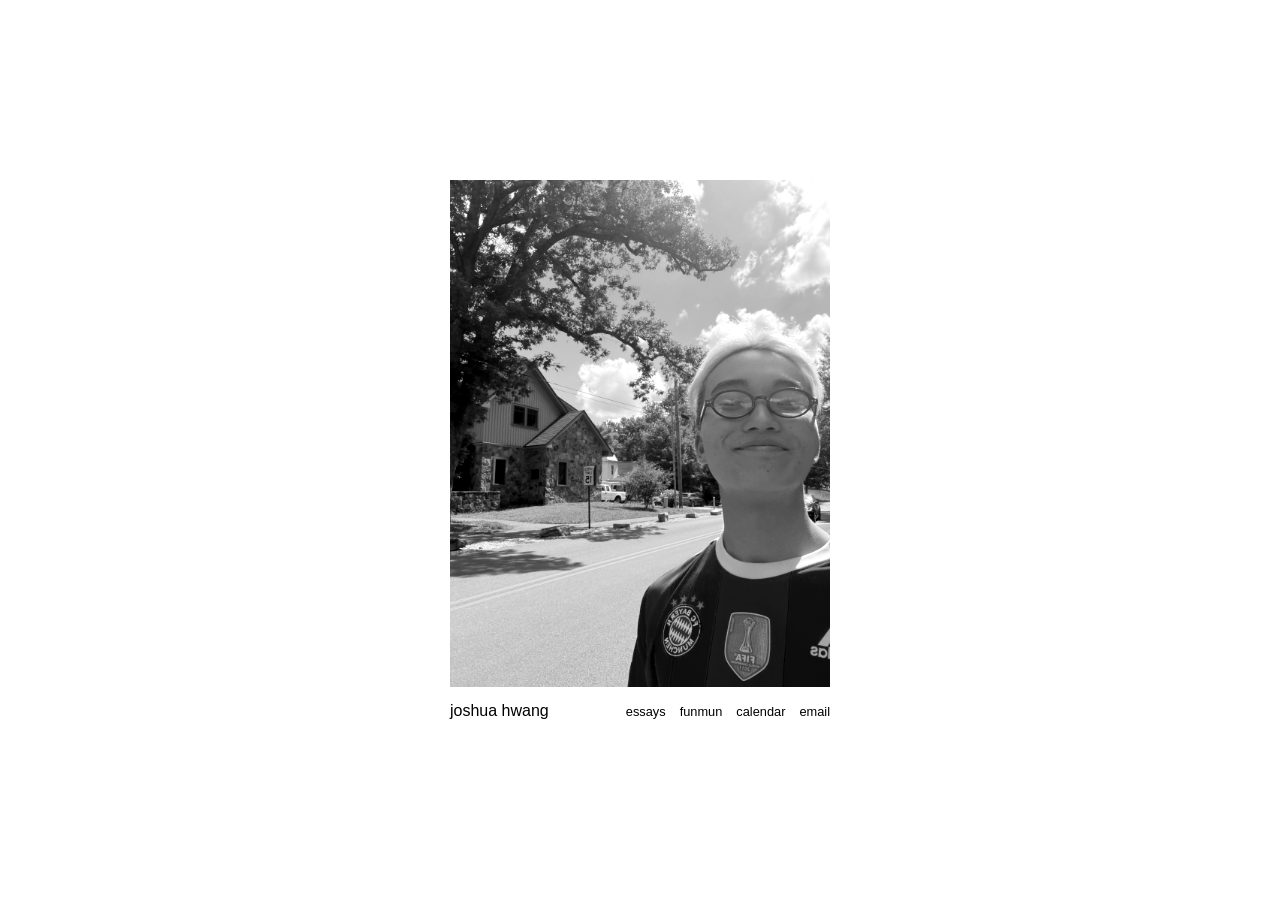
<file: index.html>
<!doctype html>
<html lang="en">
  <head>
    <meta charset="utf-8" />
    <meta name="viewport" content="width=device-width, initial-scale=1" />
    <title>joshua hwang</title>
    <meta name="description" content="Joshua Hwang" />
    <link rel="stylesheet" href="style.css" />
  </head>
  <body class="simple-home">
    <main class="profile">
      <img
        class="portrait"
        src="assets/personal/img-9441.jpg"
        alt="Joshua Hwang"
      />
      <div class="profile-content">
        <h1>Joshua Hwang</h1>
        <nav aria-label="Contact links" class="contact-links">
          <a href="/essays">Essays</a>
          <a href="https://funmun.com">FunMUN</a>
          <a href="https://cal.com/joshua-hwang">Calendar</a>
          <a href="mailto:imjoshuahwang@gmail.com">Email</a>
        </nav>
      </div>
    </main>
  </body>
</html>
</file>
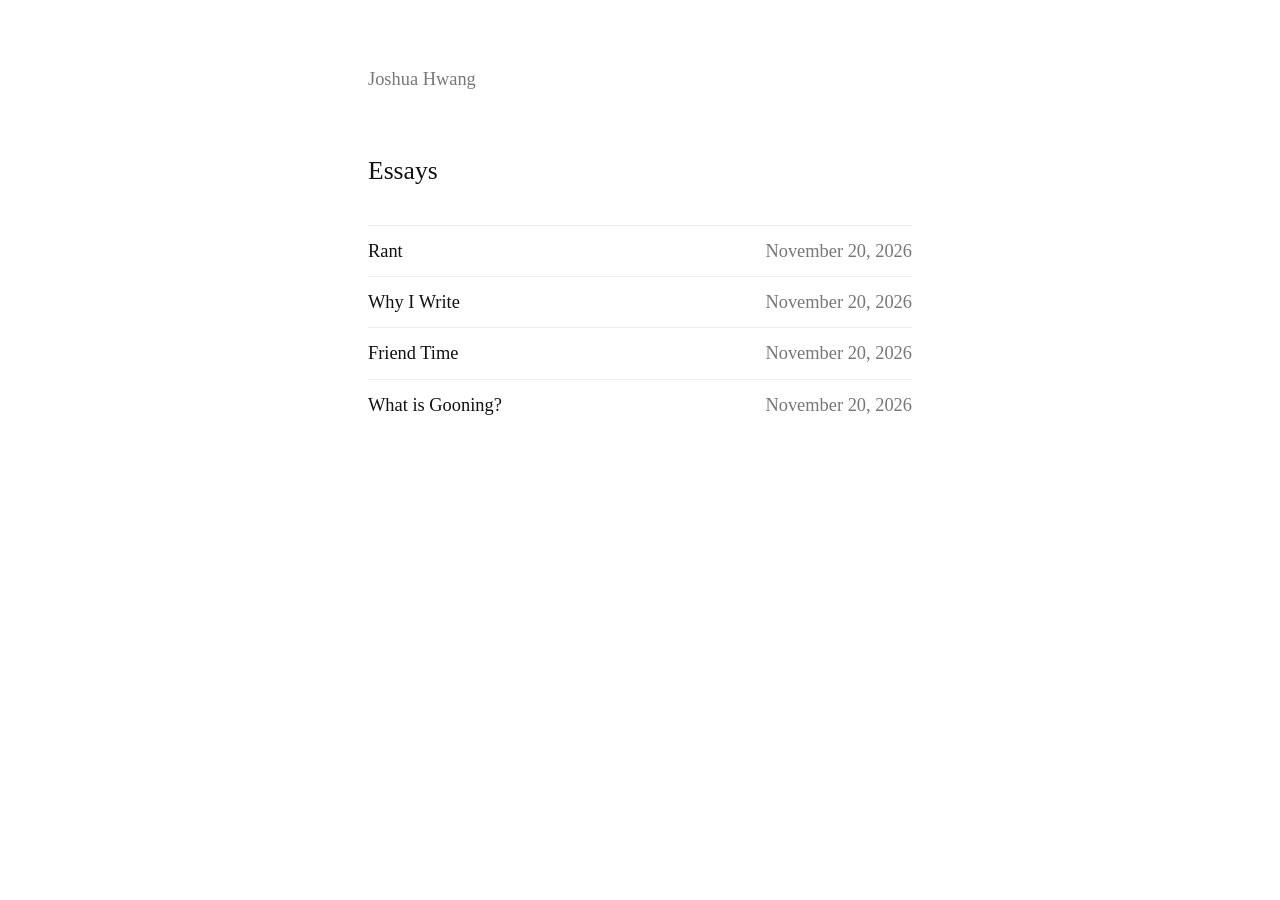
<file: essays.html>
<!doctype html>
<html lang="en">
  <head>
    <meta charset="utf-8" />
    <meta name="viewport" content="width=device-width, initial-scale=1" />
    <title>Essays / Joshua Hwang</title>
    <link rel="stylesheet" href="essay.css" />
  </head>
  <body>
    <main>
      <a class="home" href="/">Joshua Hwang</a>
      <h1>Essays</h1>
      <ul>
        <li><a href="/essays/rant">Rant</a><time datetime="2026-11-20">November 20, 2026</time></li>
        <li><a href="/essays/why-i-write">Why I Write</a><time datetime="2026-11-20">November 20, 2026</time></li>
        <li><a href="/essays/friend-time">Friend Time</a><time datetime="2026-11-20">November 20, 2026</time></li>
        <li><a href="/essays/what-is-gooning">What is Gooning?</a><time datetime="2026-11-20">November 20, 2026</time></li>
      </ul>
    </main>
  </body>
</html>
</file>
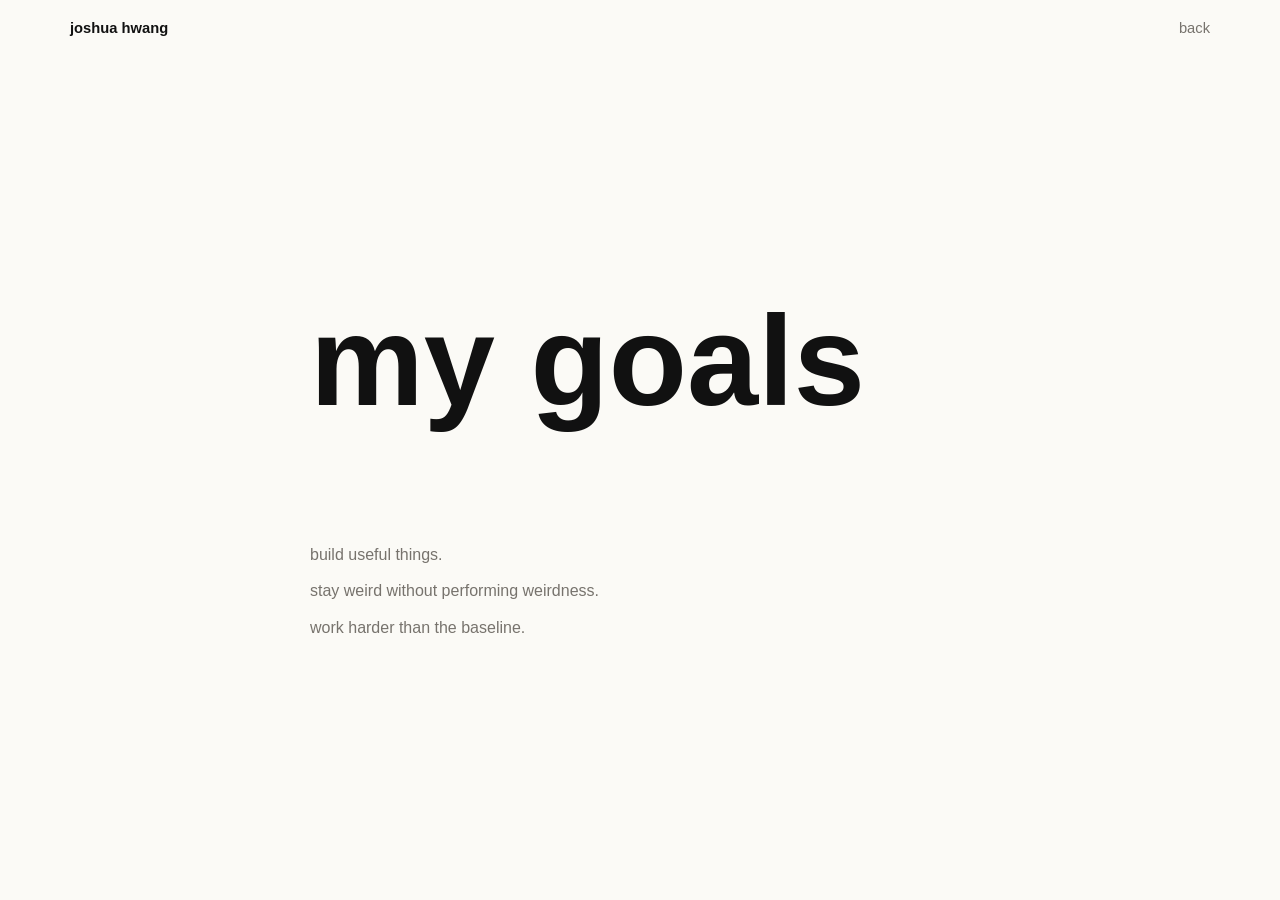
<file: goals.html>
<!doctype html>
<html lang="en">
  <head>
    <meta charset="utf-8" />
    <meta name="viewport" content="width=device-width, initial-scale=1" />
    <title>my goals / joshua hwang</title>
    <link rel="stylesheet" href="style.css" />
  </head>
  <body>
    <div class="shell">
      <header>
        <a class="brand" href="index.html">joshua hwang</a>
        <nav><a class="back" href="index.html">back</a></nav>
      </header>
      <main class="content">
        <h1 class="page-title">my goals</h1>
        <ul class="list">
          <li>build useful things.</li>
          <li>stay weird without performing weirdness.</li>
          <li>work harder than the baseline.</li>
        </ul>
      </main>
    </div>
  </body>
</html>
</file>
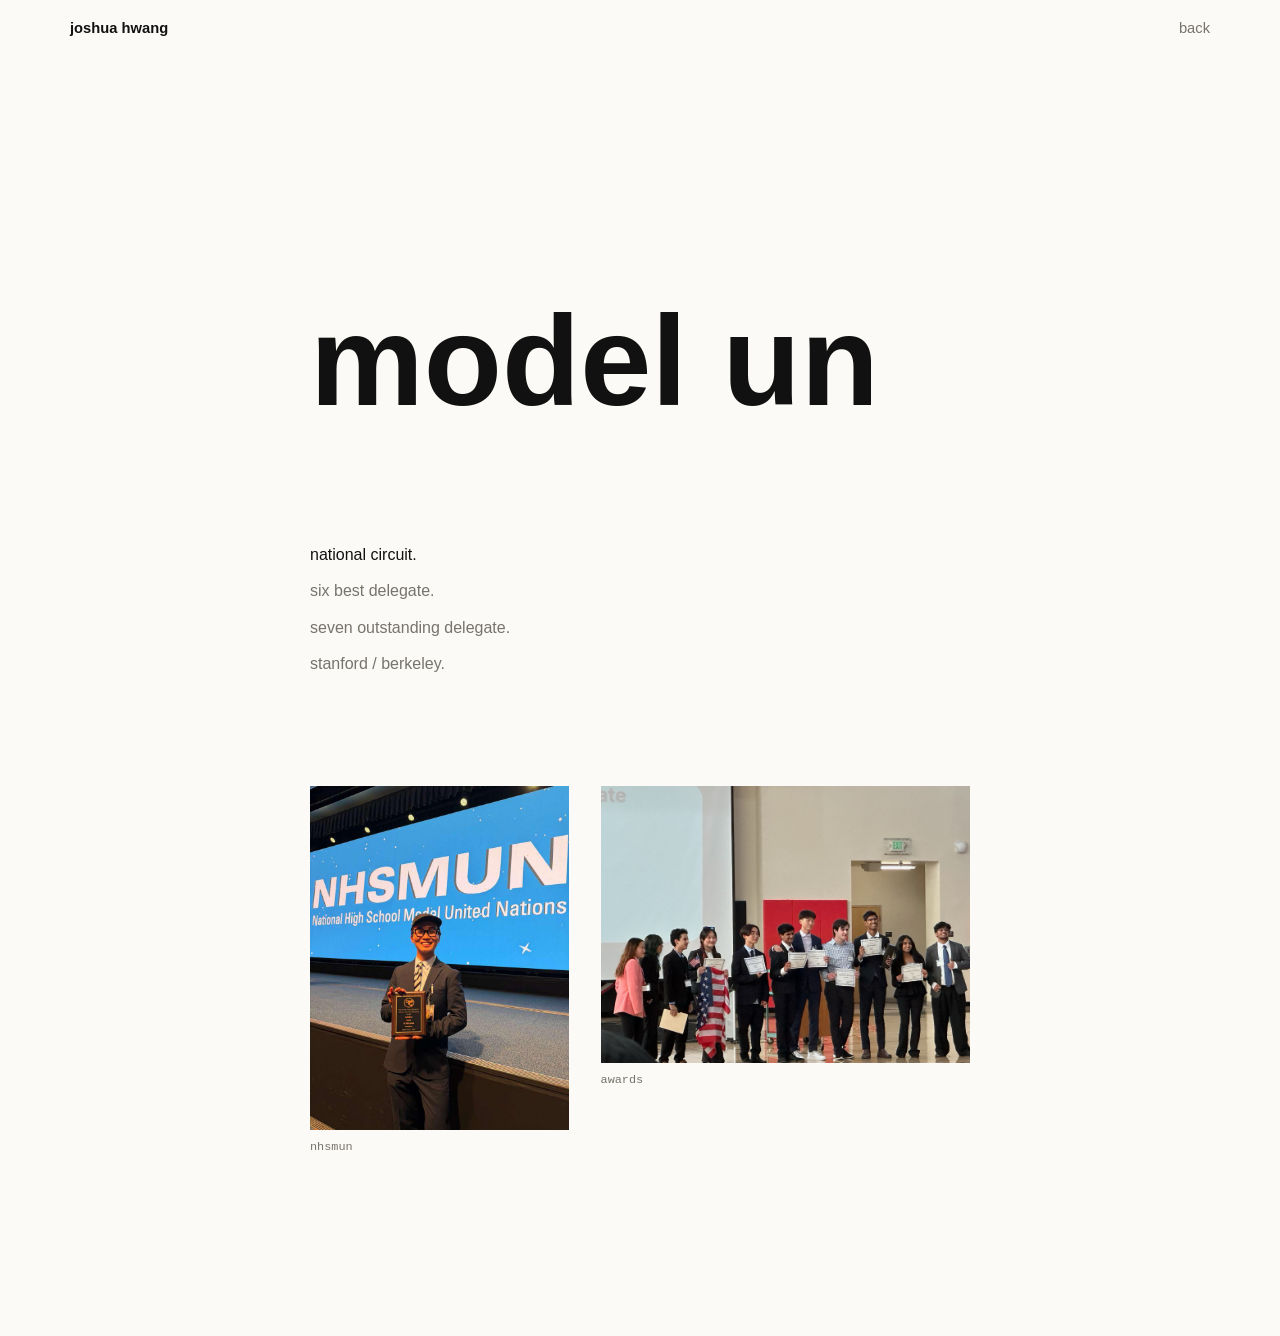
<file: model-un.html>
<!doctype html>
<html lang="en">
  <head>
    <meta charset="utf-8" />
    <meta name="viewport" content="width=device-width, initial-scale=1" />
    <title>model un / joshua hwang</title>
    <link rel="stylesheet" href="style.css" />
  </head>
  <body>
    <div class="shell">
      <header>
        <a class="brand" href="index.html">joshua hwang</a>
        <nav><a class="back" href="index.html">back</a></nav>
      </header>
      <main class="content">
        <h1 class="page-title">model un</h1>
        <ul class="list">
          <li><strong>national circuit.</strong></li>
          <li>six best delegate.</li>
          <li>seven outstanding delegate.</li>
          <li>stanford / berkeley.</li>
        </ul>
        <div class="mun-strip">
          <figure>
            <img src="assets/personal/nhsmun-award.jpg" alt="joshua holding a model un award at nhsmun" />
            <figcaption>nhsmun</figcaption>
          </figure>
          <figure>
            <img src="assets/personal/model-un-awards.jpg" alt="model un award ceremony" />
            <figcaption>awards</figcaption>
          </figure>
        </div>
      </main>
    </div>
  </body>
</html>
</file>
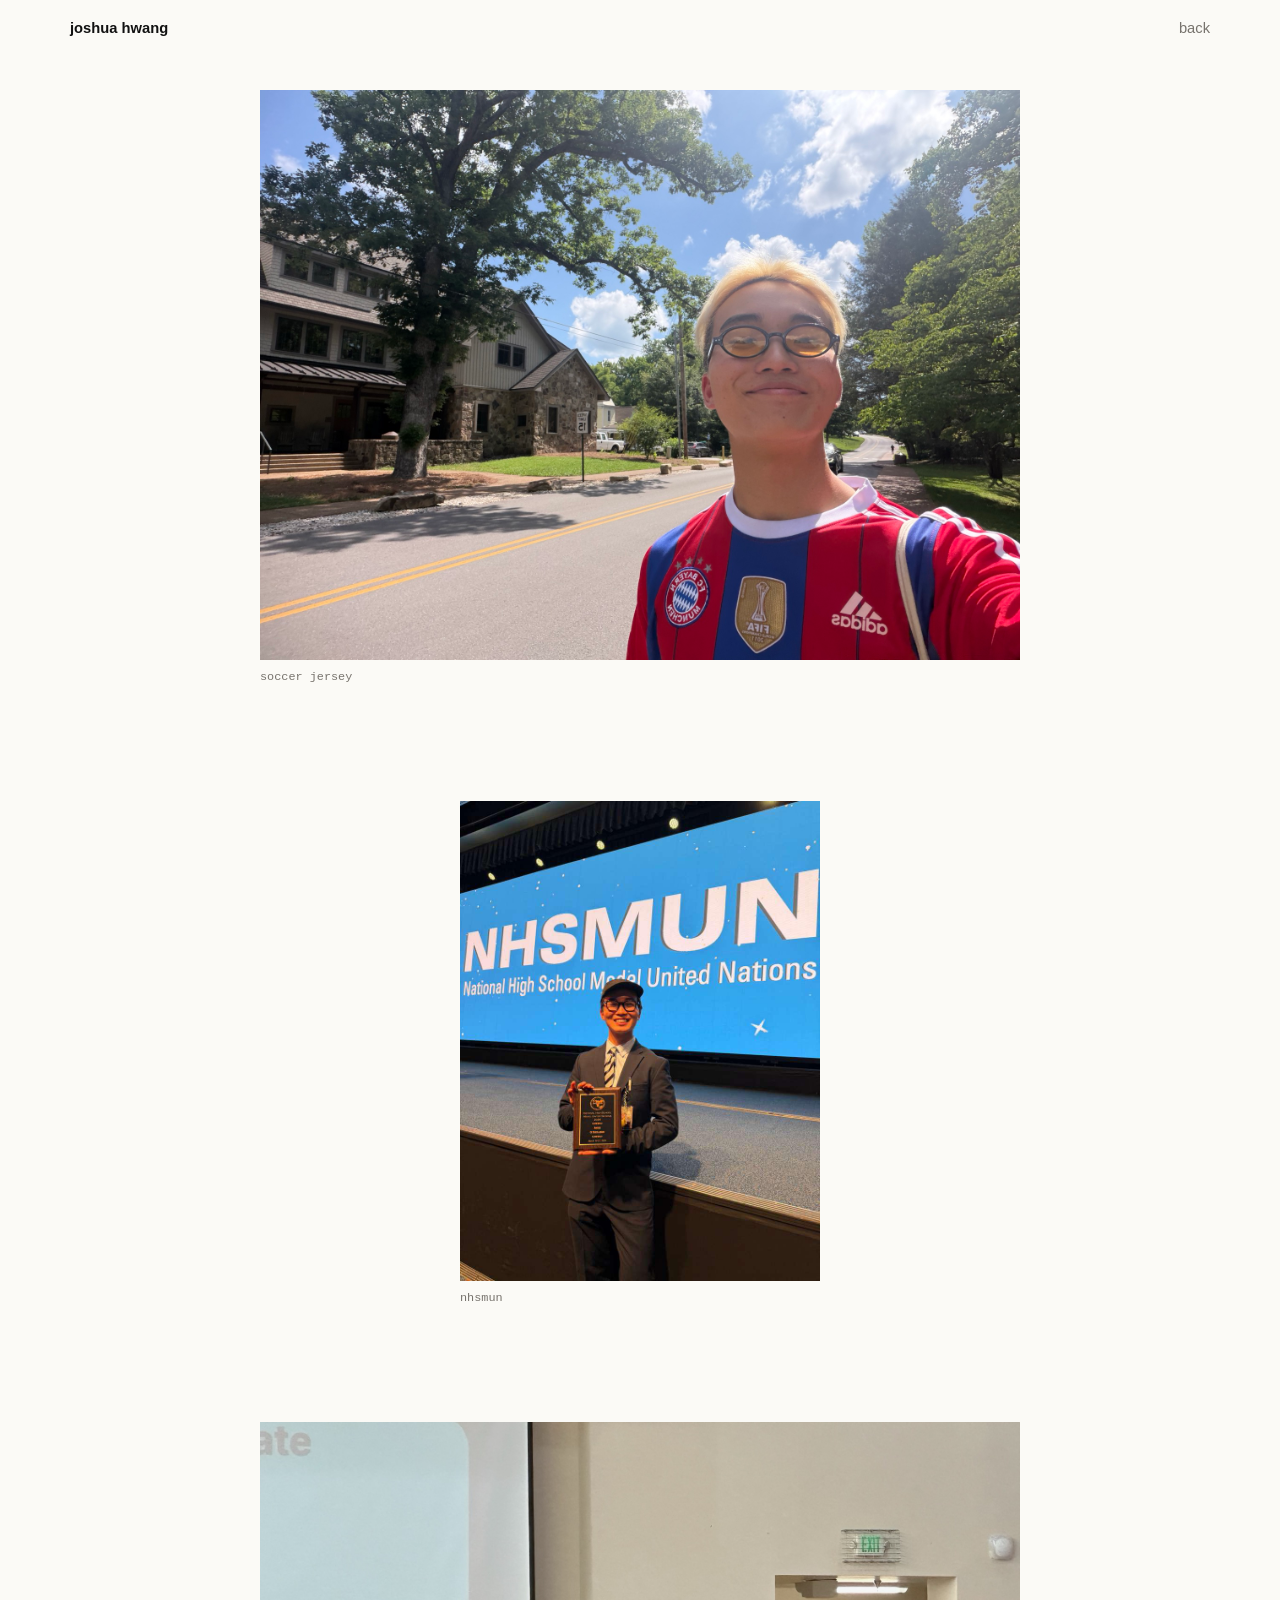
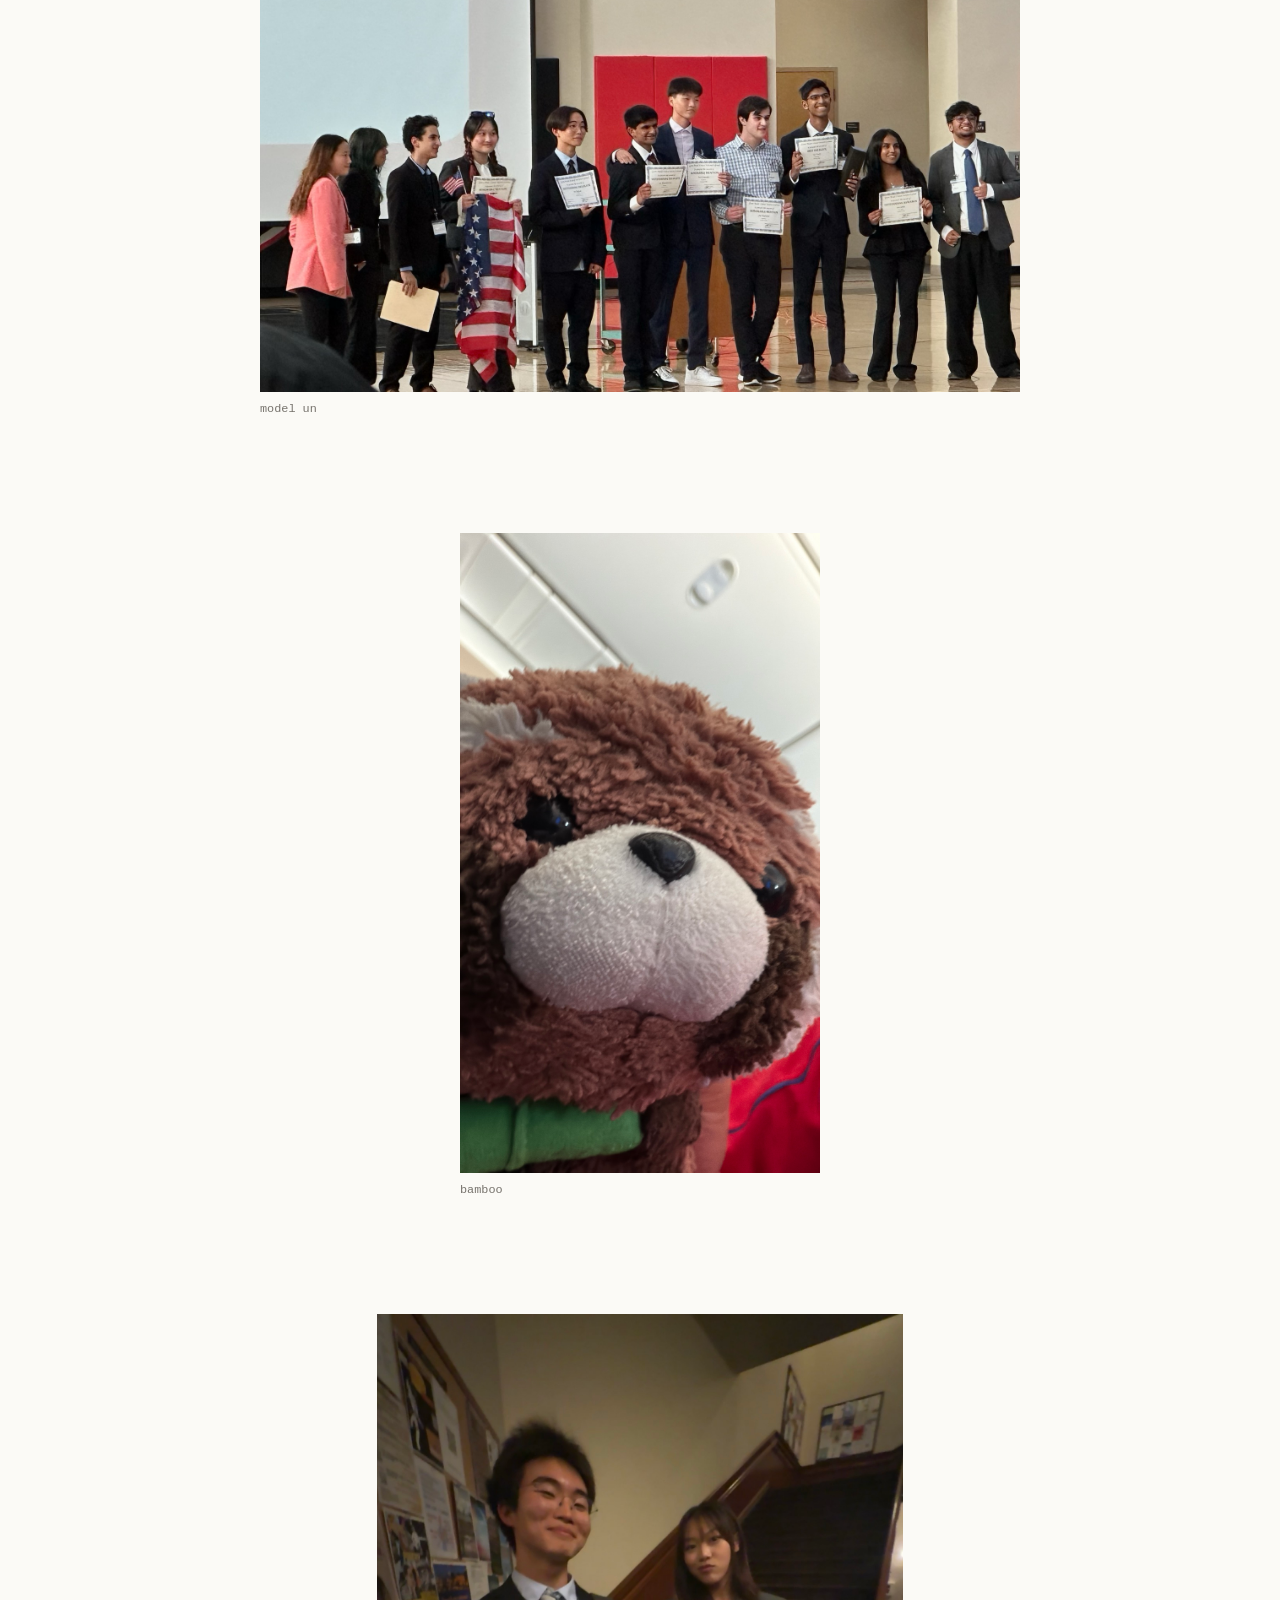
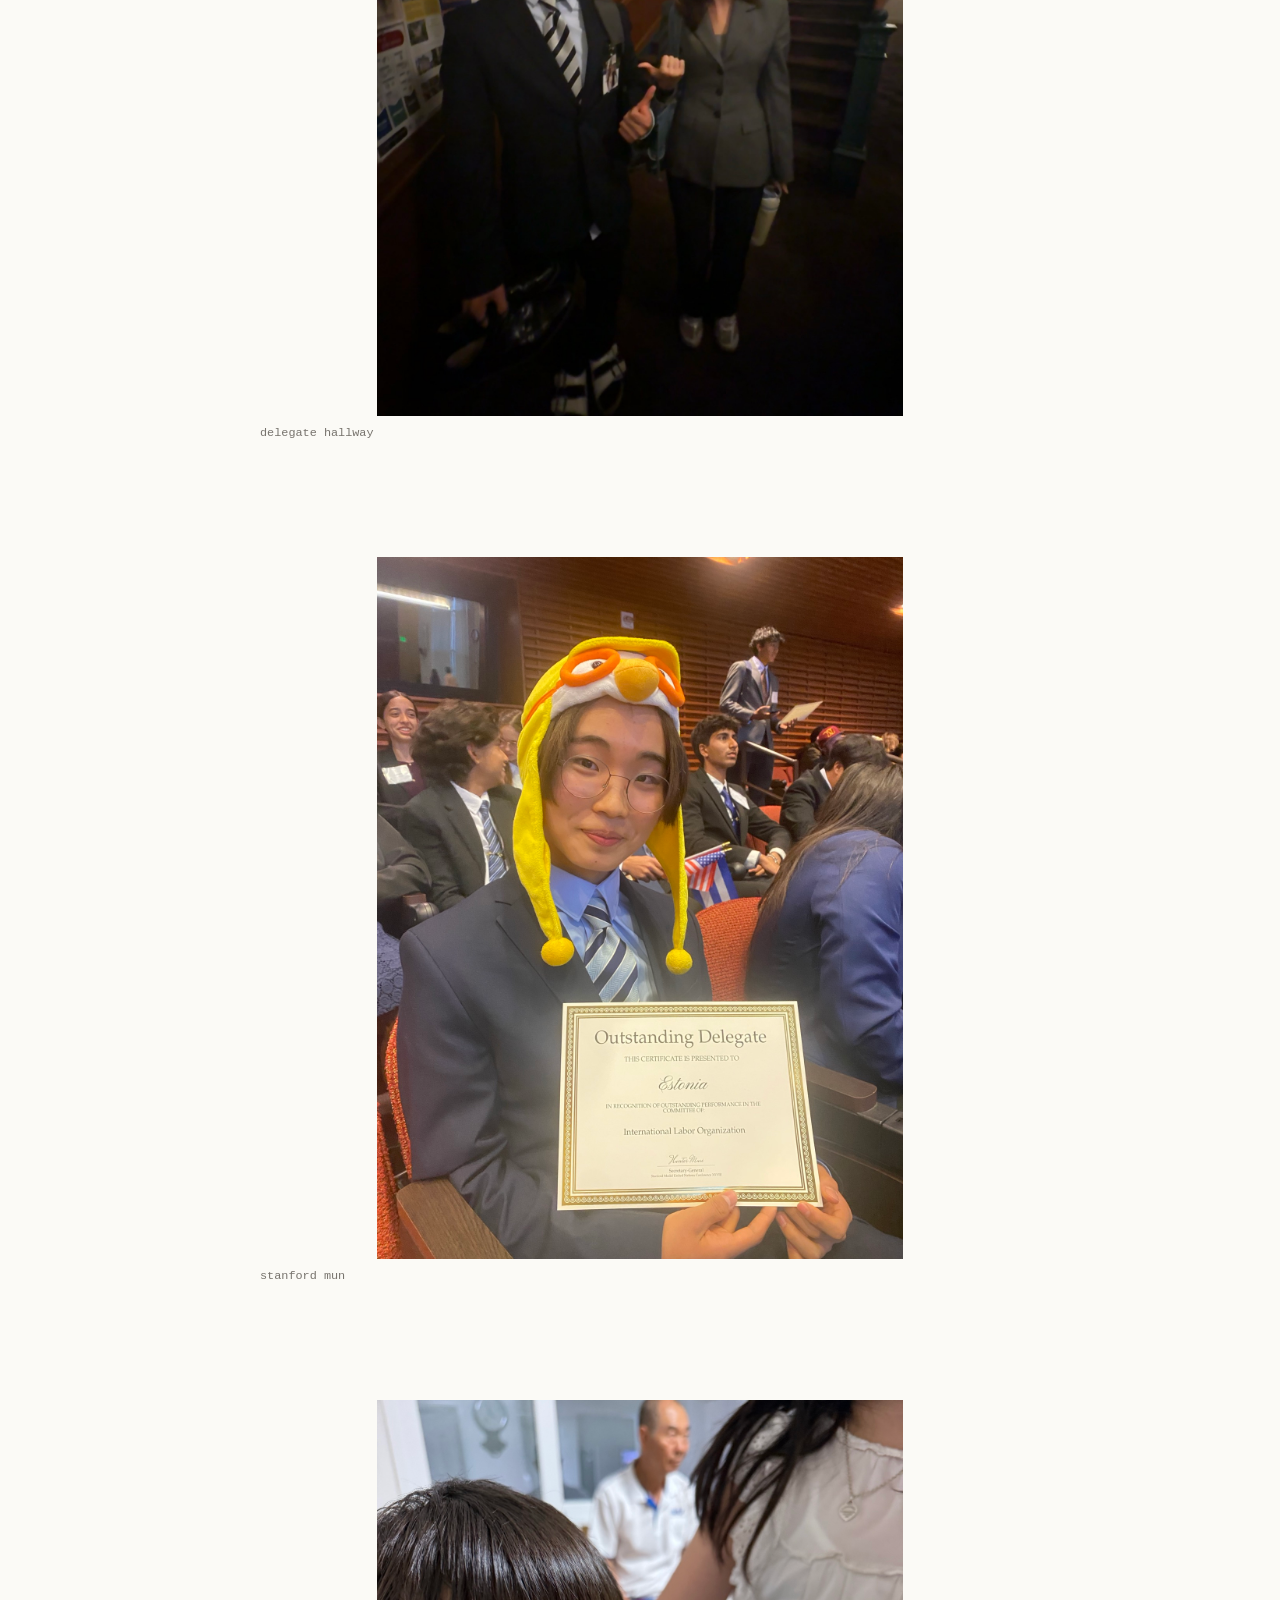
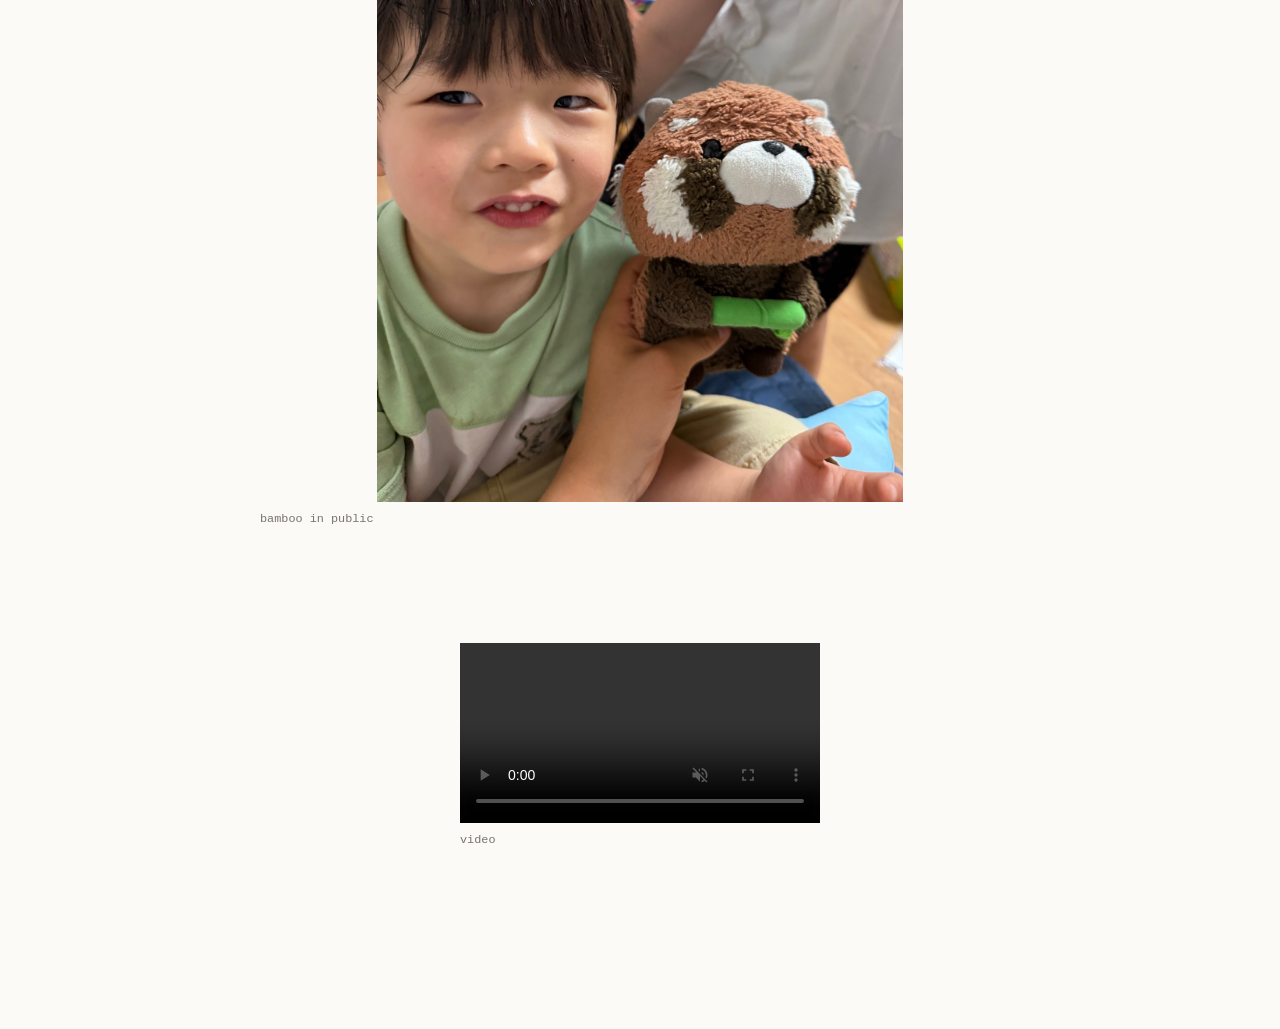
<file: photos.html>
<!doctype html>
<html lang="en">
  <head>
    <meta charset="utf-8" />
    <meta name="viewport" content="width=device-width, initial-scale=1" />
    <title>photos / joshua hwang</title>
    <link rel="stylesheet" href="style.css" />
  </head>
  <body>
    <div class="shell">
      <header>
        <a class="brand" href="index.html">joshua hwang</a>
        <nav><a class="back" href="index.html">back</a></nav>
      </header>
      <main class="photos">
        <figure>
          <img src="assets/personal/img-9441.jpg" alt="joshua in a soccer jersey outside" />
          <figcaption>soccer jersey</figcaption>
        </figure>
        <figure class="narrow-photo">
          <img src="assets/personal/nhsmun-award.jpg" alt="joshua holding a model un award at nhsmun" />
          <figcaption>nhsmun</figcaption>
        </figure>
        <figure>
          <img src="assets/personal/model-un-awards.jpg" alt="model un award ceremony" />
          <figcaption>model un</figcaption>
        </figure>
        <figure class="narrow-photo">
          <img src="assets/personal/bamboo.jpg" alt="bamboo the stuffed animal" />
          <figcaption>bamboo</figcaption>
        </figure>
        <figure>
          <img src="assets/personal/model-un-stairs.jpg" alt="joshua and another delegate in suits" />
          <figcaption>delegate hallway</figcaption>
        </figure>
        <figure>
          <img src="assets/personal/img-1146.jpg" alt="joshua holding an outstanding delegate certificate" />
          <figcaption>stanford mun</figcaption>
        </figure>
        <figure>
          <img src="assets/personal/img-9271.jpg" alt="a child holding bamboo the stuffed animal" />
          <figcaption>bamboo in public</figcaption>
        </figure>
        <figure class="narrow-photo">
          <video src="assets/personal/img-8365.m4v" controls muted playsinline preload="metadata"></video>
          <figcaption>video</figcaption>
        </figure>
      </main>
    </div>
  </body>
</html>
</file>
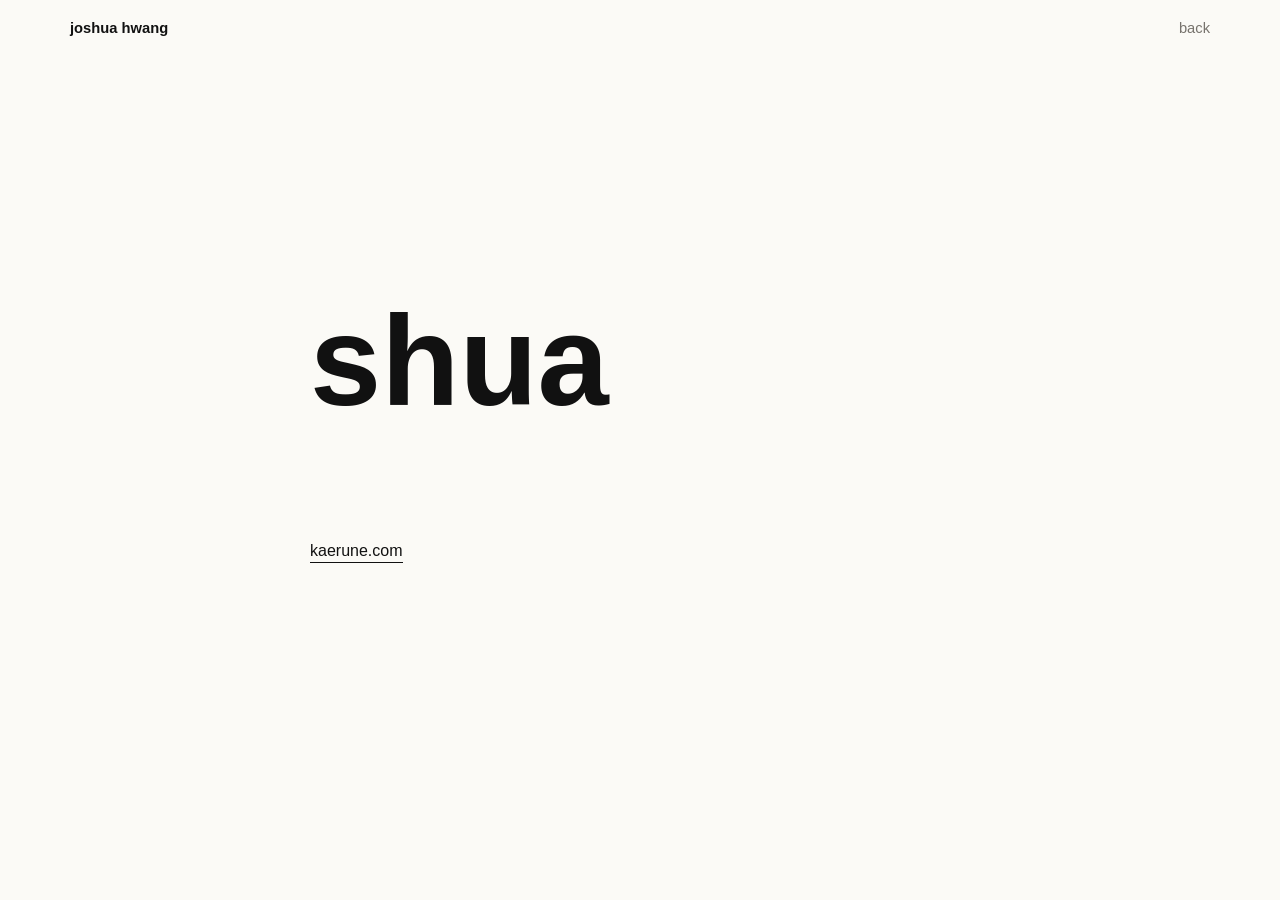
<file: shua.html>
<!doctype html>
<html lang="en">
  <head>
    <meta charset="utf-8" />
    <meta name="viewport" content="width=device-width, initial-scale=1" />
    <title>shua / joshua hwang</title>
    <link rel="stylesheet" href="style.css" />
  </head>
  <body>
    <div class="shell">
      <header>
        <a class="brand" href="index.html">joshua hwang</a>
        <nav><a class="back" href="index.html">back</a></nav>
      </header>
      <main class="content">
        <h1 class="page-title">shua</h1>
        <div class="links">
          <a href="https://kaerune.com/">kaerune.com</a>
        </div>
      </main>
    </div>
  </body>
</html>
</file>
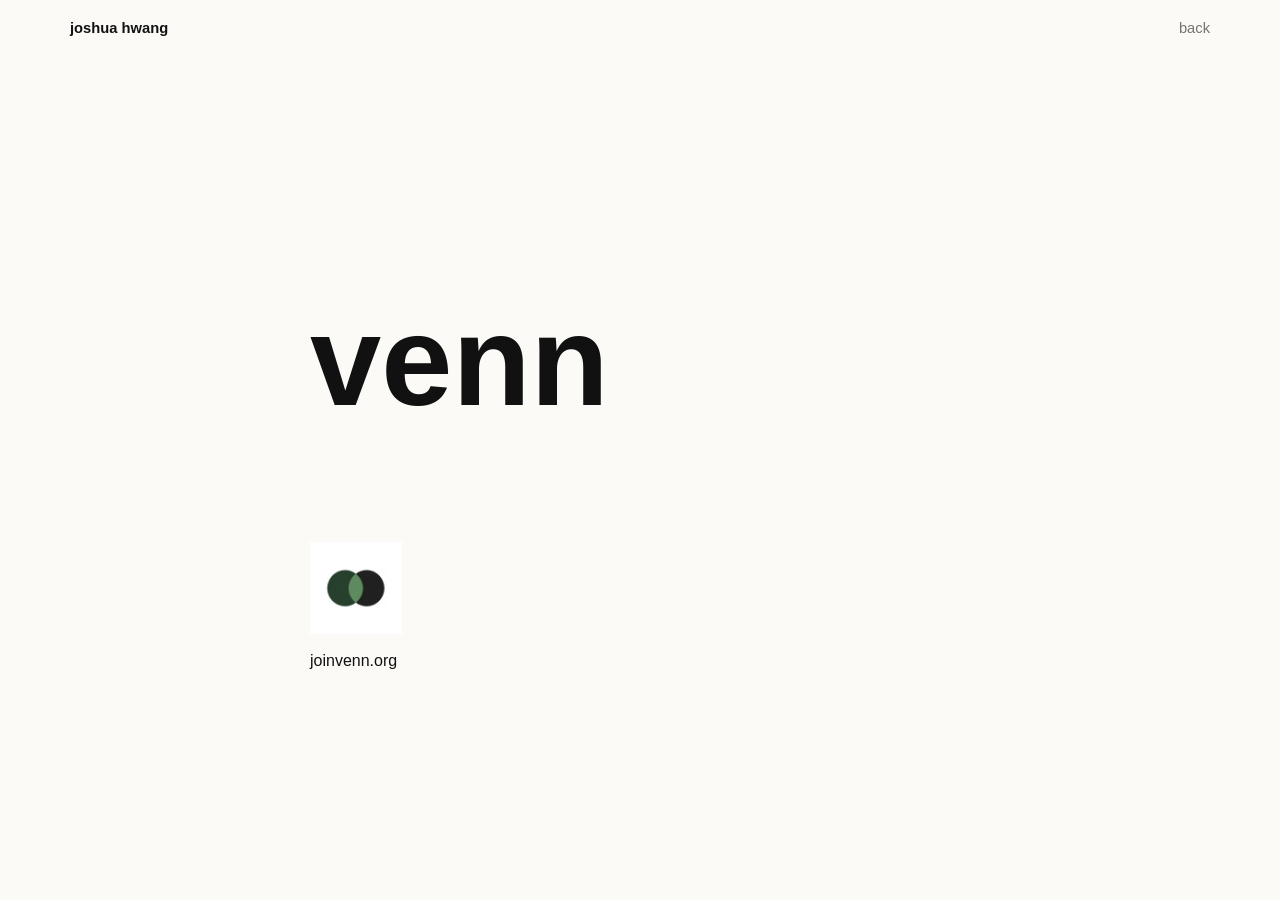
<file: venn.html>
<!doctype html>
<html lang="en">
  <head>
    <meta charset="utf-8" />
    <meta name="viewport" content="width=device-width, initial-scale=1" />
    <title>venn / joshua hwang</title>
    <link rel="stylesheet" href="style.css" />
  </head>
  <body>
    <div class="shell">
      <header>
        <a class="brand" href="index.html">joshua hwang</a>
        <nav><a class="back" href="index.html">back</a></nav>
      </header>
      <main class="content">
        <h1 class="page-title">venn</h1>
        <a class="mark-link" href="https://joinvenn.org/">
          <img src="assets/personal/venn-mark.png" alt="venn logo" />
          <span>joinvenn.org</span>
        </a>
      </main>
    </div>
  </body>
</html>
</file>
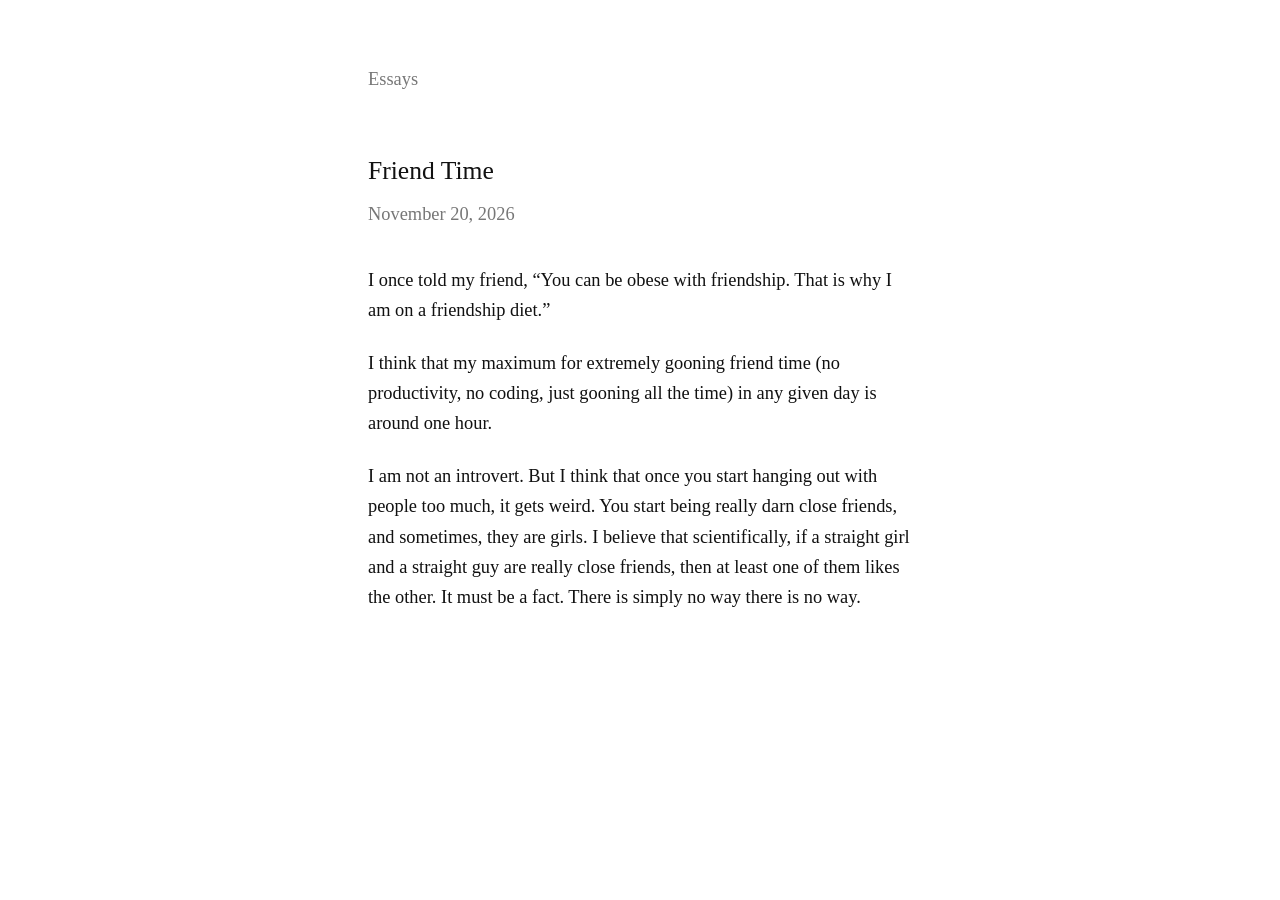
<file: essays/friend-time.html>
<!doctype html>
<html lang="en">
  <head>
    <meta charset="utf-8" />
    <meta name="viewport" content="width=device-width, initial-scale=1" />
    <title>Friend Time / Joshua Hwang</title>
    <link rel="stylesheet" href="/essay.css" />
  </head>
  <body>
    <main>
      <a class="home" href="/essays">Essays</a>
      <article>
        <h1>Friend Time</h1>
        <time datetime="2026-11-20">November 20, 2026</time>
        <p>I once told my friend, “You can be obese with friendship. That is why I am on a friendship diet.”</p>
        <p>I think that my maximum for extremely gooning friend time (no productivity, no coding, just gooning all the time) in any given day is around one hour.</p>
        <p>I am not an introvert. But I think that once you start hanging out with people too much, it gets weird. You start being really darn close friends, and sometimes, they are girls. I believe that scientifically, if a straight girl and a straight guy are really close friends, then at least one of them likes the other. It must be a fact. There is simply no way there is no way.</p>
      </article>
    </main>
  </body>
</html>
</file>
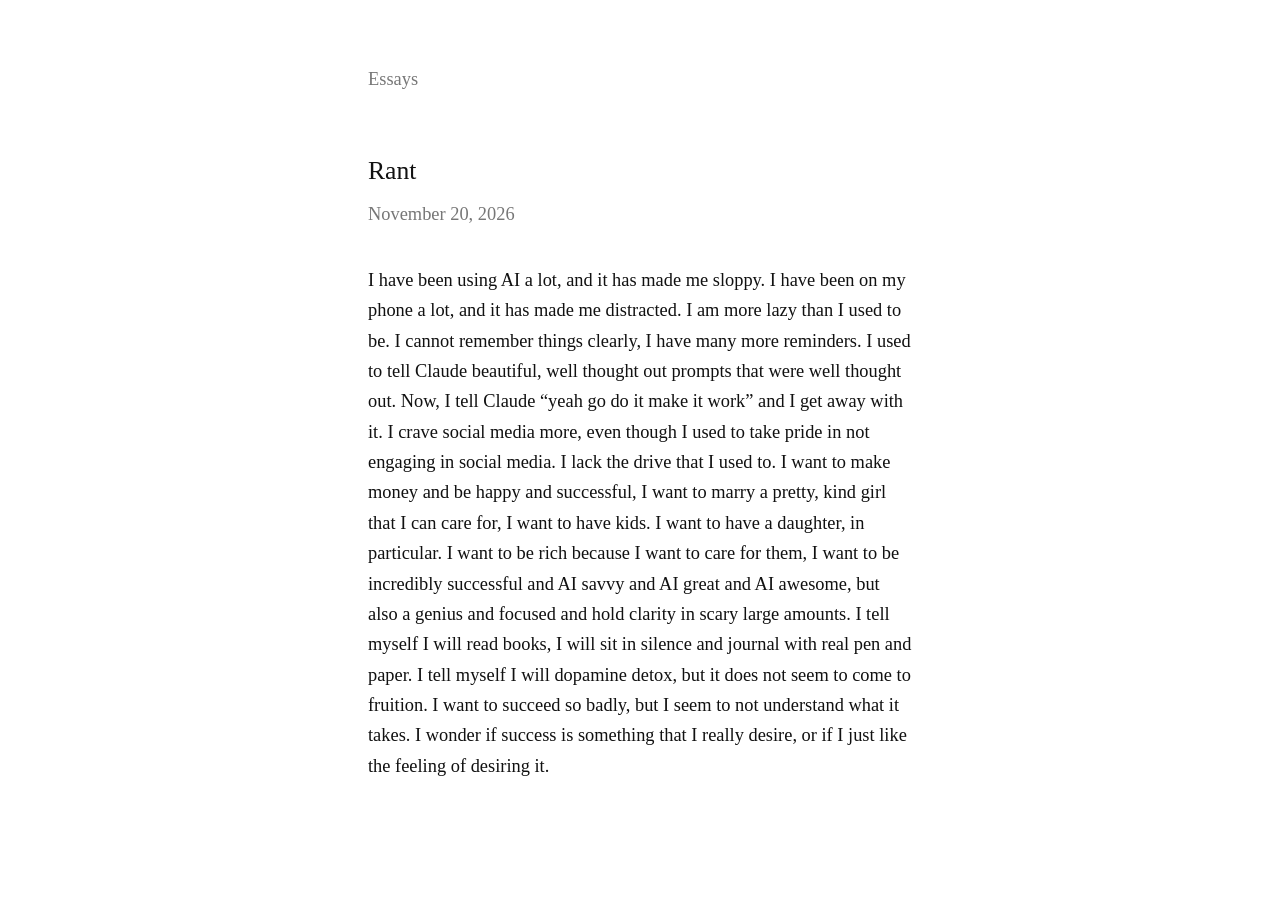
<file: essays/rant.html>
<!doctype html>
<html lang="en">
  <head>
    <meta charset="utf-8" />
    <meta name="viewport" content="width=device-width, initial-scale=1" />
    <title>Rant / Joshua Hwang</title>
    <link rel="stylesheet" href="/essay.css" />
  </head>
  <body>
    <main>
      <a class="home" href="/essays">Essays</a>
      <article>
        <h1>Rant</h1>
        <time datetime="2026-11-20">November 20, 2026</time>
        <p>I have been using AI a lot, and it has made me sloppy. I have been on my phone a lot, and it has made me distracted. I am more lazy than I used to be. I cannot remember things clearly, I have many more reminders. I used to tell Claude beautiful, well thought out prompts that were well thought out. Now, I tell Claude “yeah go do it make it work” and I get away with it. I crave social media more, even though I used to take pride in not engaging in social media. I lack the drive that I used to. I want to make money and be happy and successful, I want to marry a pretty, kind girl that I can care for, I want to have kids. I want to have a daughter, in particular. I want to be rich because I want to care for them, I want to be incredibly successful and AI savvy and AI great and AI awesome, but also a genius and focused and hold clarity in scary large amounts. I tell myself I will read books, I will sit in silence and journal with real pen and paper. I tell myself I will dopamine detox, but it does not seem to come to fruition. I want to succeed so badly, but I seem to not understand what it takes. I wonder if success is something that I really desire, or if I just like the feeling of desiring it.</p>
      </article>
    </main>
  </body>
</html>
</file>
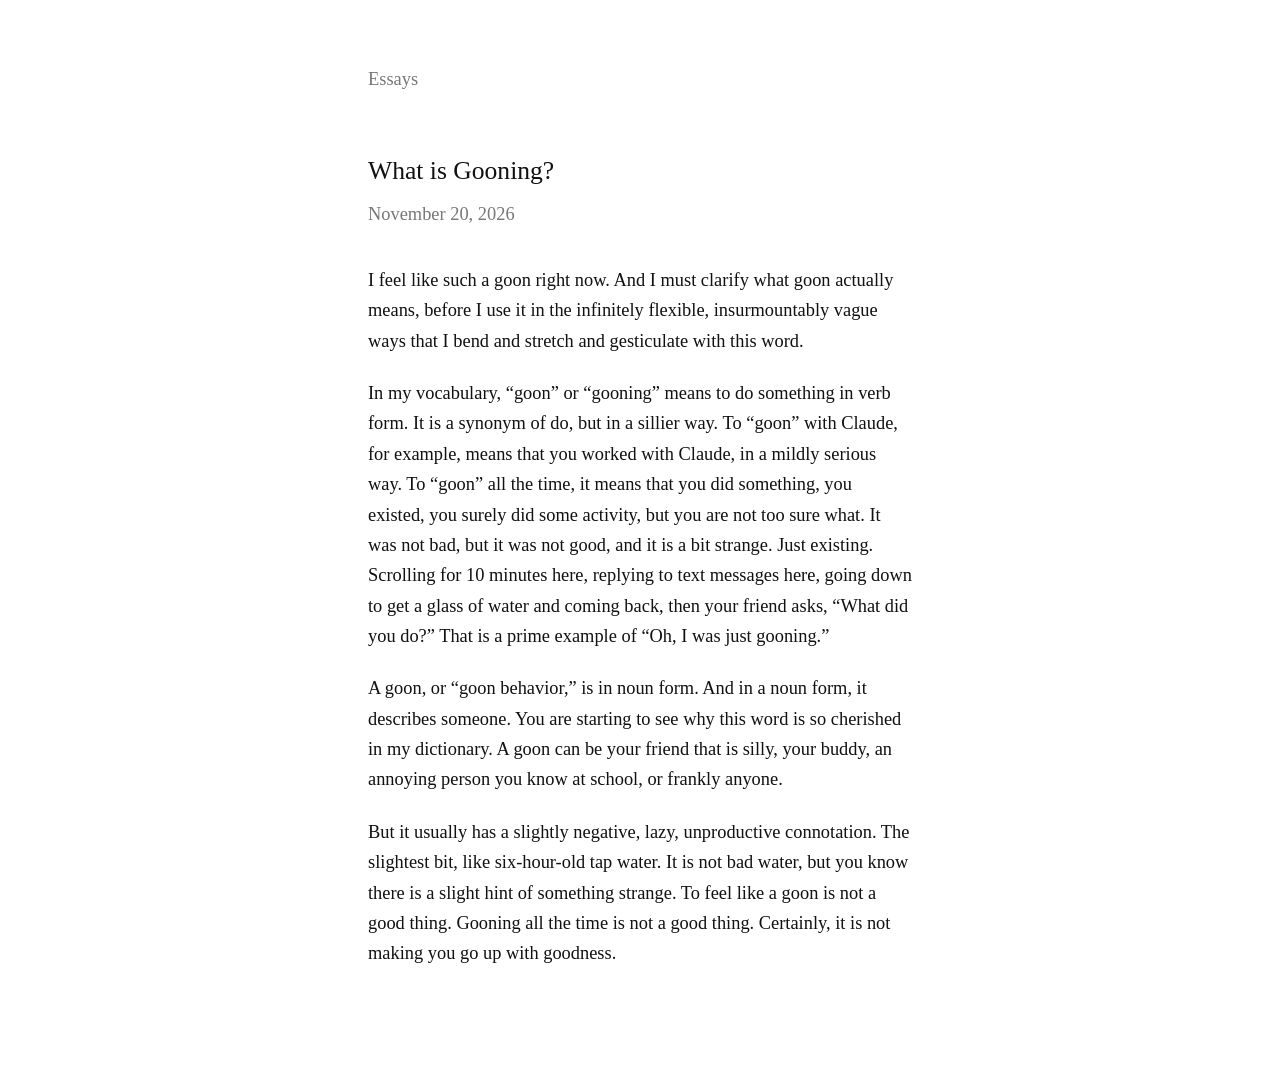
<file: essays/what-is-gooning.html>
<!doctype html>
<html lang="en">
  <head>
    <meta charset="utf-8" />
    <meta name="viewport" content="width=device-width, initial-scale=1" />
    <title>What is Gooning? / Joshua Hwang</title>
    <link rel="stylesheet" href="/essay.css" />
  </head>
  <body>
    <main>
      <a class="home" href="/essays">Essays</a>
      <article>
        <h1>What is Gooning?</h1>
        <time datetime="2026-11-20">November 20, 2026</time>
        <p>I feel like such a goon right now. And I must clarify what goon actually means, before I use it in the infinitely flexible, insurmountably vague ways that I bend and stretch and gesticulate with this word.</p>
        <p>In my vocabulary, “goon” or “gooning” means to do something in verb form. It is a synonym of do, but in a sillier way. To “goon” with Claude, for example, means that you worked with Claude, in a mildly serious way. To “goon” all the time, it means that you did something, you existed, you surely did some activity, but you are not too sure what. It was not bad, but it was not good, and it is a bit strange. Just existing. Scrolling for 10 minutes here, replying to text messages here, going down to get a glass of water and coming back, then your friend asks, “What did you do?” That is a prime example of “Oh, I was just gooning.”</p>
        <p>A goon, or “goon behavior,” is in noun form. And in a noun form, it describes someone. You are starting to see why this word is so cherished in my dictionary. A goon can be your friend that is silly, your buddy, an annoying person you know at school, or frankly anyone.</p>
        <p>But it usually has a slightly negative, lazy, unproductive connotation. The slightest bit, like six-hour-old tap water. It is not bad water, but you know there is a slight hint of something strange. To feel like a goon is not a good thing. Gooning all the time is not a good thing. Certainly, it is not making you go up with goodness.</p>
      </article>
    </main>
  </body>
</html>
</file>
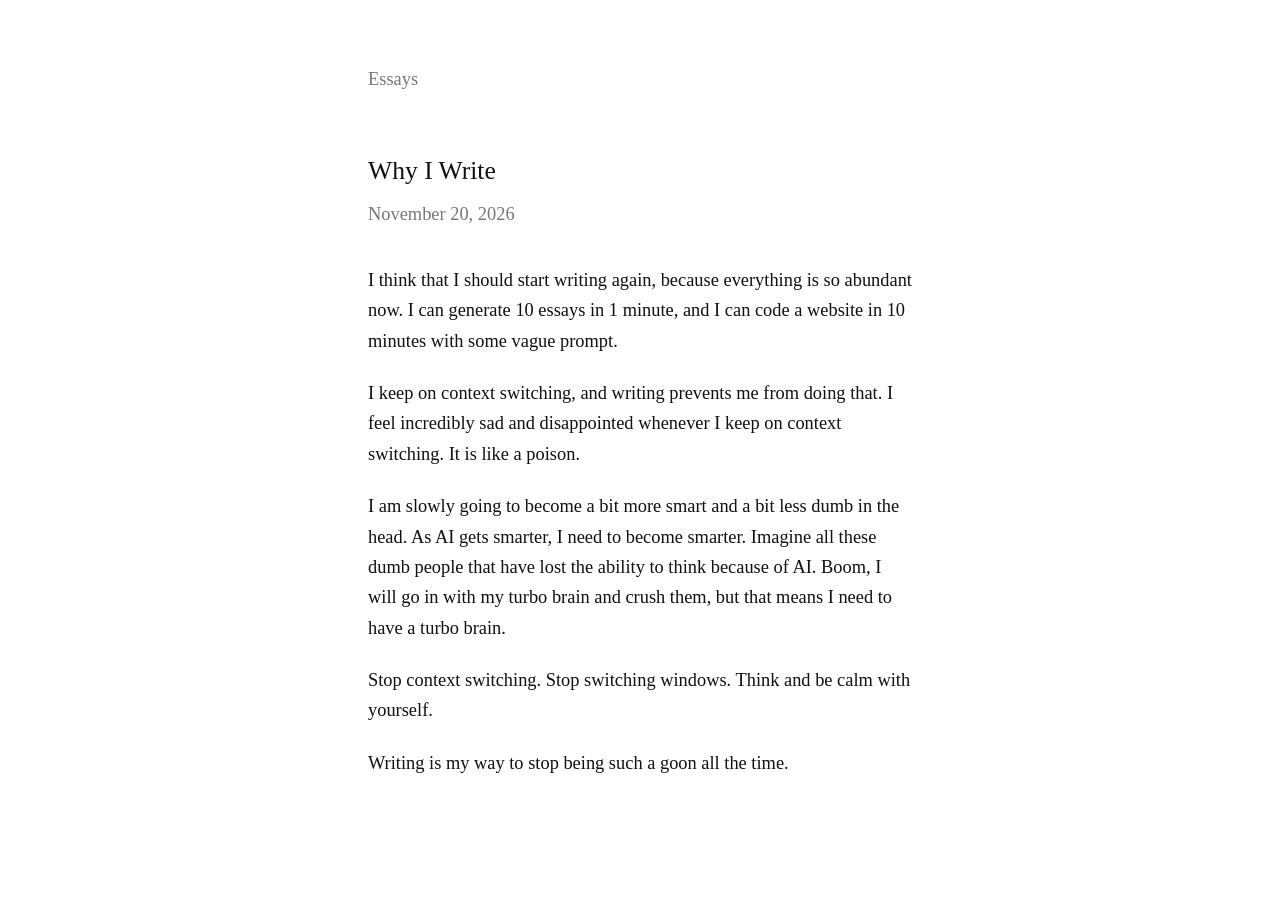
<file: essays/why-i-write.html>
<!doctype html>
<html lang="en">
  <head>
    <meta charset="utf-8" />
    <meta name="viewport" content="width=device-width, initial-scale=1" />
    <title>Why I Write / Joshua Hwang</title>
    <link rel="stylesheet" href="/essay.css" />
  </head>
  <body>
    <main>
      <a class="home" href="/essays">Essays</a>
      <article>
        <h1>Why I Write</h1>
        <time datetime="2026-11-20">November 20, 2026</time>
        <p>I think that I should start writing again, because everything is so abundant now. I can generate 10 essays in 1 minute, and I can code a website in 10 minutes with some vague prompt.</p>
        <p>I keep on context switching, and writing prevents me from doing that. I feel incredibly sad and disappointed whenever I keep on context switching. It is like a poison.</p>
        <p>I am slowly going to become a bit more smart and a bit less dumb in the head. As AI gets smarter, I need to become smarter. Imagine all these dumb people that have lost the ability to think because of AI. Boom, I will go in with my turbo brain and crush them, but that means I need to have a turbo brain.</p>
        <p>Stop context switching. Stop switching windows. Think and be calm with yourself.</p>
        <p>Writing is my way to stop being such a goon all the time.</p>
      </article>
    </main>
  </body>
</html>
</file>
<file: style.css>
:root {
  color-scheme: light;
  --paper: #fbfaf6;
  --ink: #111;
  --muted: #77736d;
  --line: #e4e0d7;
}

* {
  box-sizing: border-box;
}

html {
  background: var(--paper);
}

body {
  margin: 0;
  min-height: 100vh;
  background: var(--paper);
  color: var(--ink);
  font-family: arial, helvetica, sans-serif;
  letter-spacing: 0;
  text-transform: lowercase;
}

.simple-home {
  display: grid;
  min-height: 100vh;
  place-items: center;
  padding: 32px 20px;
  background: #fff;
  color: #000;
  font-family: Arial, Helvetica, sans-serif;
}

.profile {
  width: min(100%, 380px);
}

.portrait {
  width: 100%;
  aspect-ratio: 3 / 4;
  object-fit: cover;
  filter: grayscale(100%) contrast(1.15);
}

.profile-content {
  display: flex;
  align-items: baseline;
  justify-content: space-between;
  gap: 24px;
  padding-top: 14px;
}

.profile h1 {
  margin: 0;
  font-size: 1rem;
  font-weight: 400;
  line-height: 1.2;
}

.contact-links {
  display: flex;
  flex-wrap: wrap;
  justify-content: flex-end;
  gap: 6px 14px;
  color: #000;
  font-size: 0.8rem;
}

a {
  color: inherit;
  text-decoration: none;
}

a:hover,
a:focus-visible {
  text-decoration: underline;
  text-underline-offset: 4px;
}

img,
video {
  display: block;
  max-width: 100%;
}

.shell {
  width: min(100%, 1180px);
  min-height: 100vh;
  margin: 0 auto;
  padding: 20px;
}

.home {
  position: relative;
  overflow: hidden;
}

.home::before {
  content: "";
  position: fixed;
  inset: 0;
  background: url("assets/personal/img-9441.jpg") center / cover no-repeat;
  opacity: 0.18;
  filter: saturate(0.12) contrast(1.04) brightness(1.14);
  pointer-events: none;
}

header {
  position: relative;
  z-index: 1;
  display: grid;
  grid-template-columns: 1fr auto;
  gap: 28px;
  align-items: baseline;
  font-size: 0.92rem;
}

nav {
  display: flex;
  flex-wrap: wrap;
  gap: 18px;
  color: var(--muted);
}

.brand {
  font-weight: 700;
}

.hero {
  position: relative;
  z-index: 1;
  min-height: calc(100vh - 72px);
  display: flex;
  align-items: center;
}

h1 {
  margin: 0;
  font-size: clamp(4rem, 13vw, 11rem);
  line-height: 0.82;
  letter-spacing: 0;
}

.page-title {
  margin: 19vh 0 14vh;
  font-size: clamp(3.2rem, 10vw, 8rem);
  line-height: 0.86;
}

.back {
  color: var(--muted);
}

.content {
  width: min(100%, 660px);
  margin: 0 auto;
  padding: 11vh 0 18vh;
}

.content p,
.content li {
  color: var(--muted);
  font-size: 1rem;
  line-height: 1.65;
}

.content strong {
  color: var(--ink);
  font-weight: 400;
}

.list {
  display: grid;
  gap: 10px;
  margin: 0;
  padding: 0;
  list-style: none;
}

.links {
  display: grid;
  gap: 12px;
}

.links a {
  width: fit-content;
  border-bottom: 1px solid var(--ink);
  padding-bottom: 2px;
}

.mark-link {
  display: grid;
  width: min(100%, 220px);
  gap: 18px;
}

.mark-link img {
  width: 92px;
  height: 92px;
  object-fit: contain;
}

.off-image {
  width: min(78%, 430px);
  margin: -8vh 0 10vh auto;
}

.off-image img {
  width: 100%;
  max-height: 54vh;
  object-fit: contain;
}

.mun-strip {
  display: grid;
  grid-template-columns: 0.7fr 1fr;
  gap: 32px;
  align-items: start;
  margin-top: 12vh;
}

.mun-strip img {
  width: 100%;
  max-height: 52vh;
  object-fit: contain;
}

.photos {
  width: min(100%, 760px);
  margin: 0 auto;
  padding: 6vh 0 18vh;
  display: grid;
  gap: 13vh;
}

figure {
  margin: 0;
}

figure img,
figure video {
  width: 100%;
  max-height: 78vh;
  object-fit: contain;
}

figcaption {
  margin-top: 10px;
  color: var(--muted);
  font-family: "courier new", monospace;
  font-size: 0.74rem;
}

.narrow-photo {
  width: min(100%, 360px);
  margin-left: auto;
  margin-right: auto;
}

footer {
  position: fixed;
  left: 20px;
  bottom: 18px;
  z-index: 1;
  color: var(--muted);
  font-family: "courier new", monospace;
  font-size: 0.74rem;
}

@media (max-width: 680px) {
  .shell {
    padding: 16px;
  }

  header {
    grid-template-columns: 1fr;
    gap: 18px;
  }

  nav {
    gap: 13px;
  }

  .hero {
    align-items: flex-end;
    padding-bottom: 18vh;
  }

  .content {
    padding-top: 8vh;
  }

  .page-title {
    margin-top: 13vh;
  }

  .off-image {
    width: min(100%, 300px);
    margin: 3vh 0 8vh auto;
  }

  .mun-strip {
    grid-template-columns: 1fr;
    gap: 24px;
  }

  footer {
    position: static;
    padding: 8vh 0 0;
  }
}
</file>
<file: essay.css>
body {
  margin: 0;
  padding: 64px 20px 96px;
  background: #fff;
  color: #111;
  font-family: "Times New Roman", Times, serif;
  font-size: 1.15rem;
  line-height: 1.65;
}

main {
  max-width: 34rem;
  margin: 0 auto;
}

a {
  color: inherit;
  text-decoration: none;
}

a:hover,
a:focus-visible {
  text-decoration: underline;
  text-underline-offset: 4px;
}

.home {
  display: inline-block;
  margin-bottom: 56px;
  color: #777;
}

h1 {
  margin: 0;
  font-size: 1.6rem;
  font-weight: 400;
}

time {
  display: block;
  margin: 6px 0 36px;
  color: #777;
}

ul {
  list-style: none;
  margin: 32px 0 0;
  padding: 0;
}

li {
  display: flex;
  justify-content: space-between;
  gap: 24px;
  padding: 10px 0;
  border-top: 1px solid #eee;
}

li time {
  margin: 0;
}

p {
  margin: 0 0 1.2em;
}
</file>
